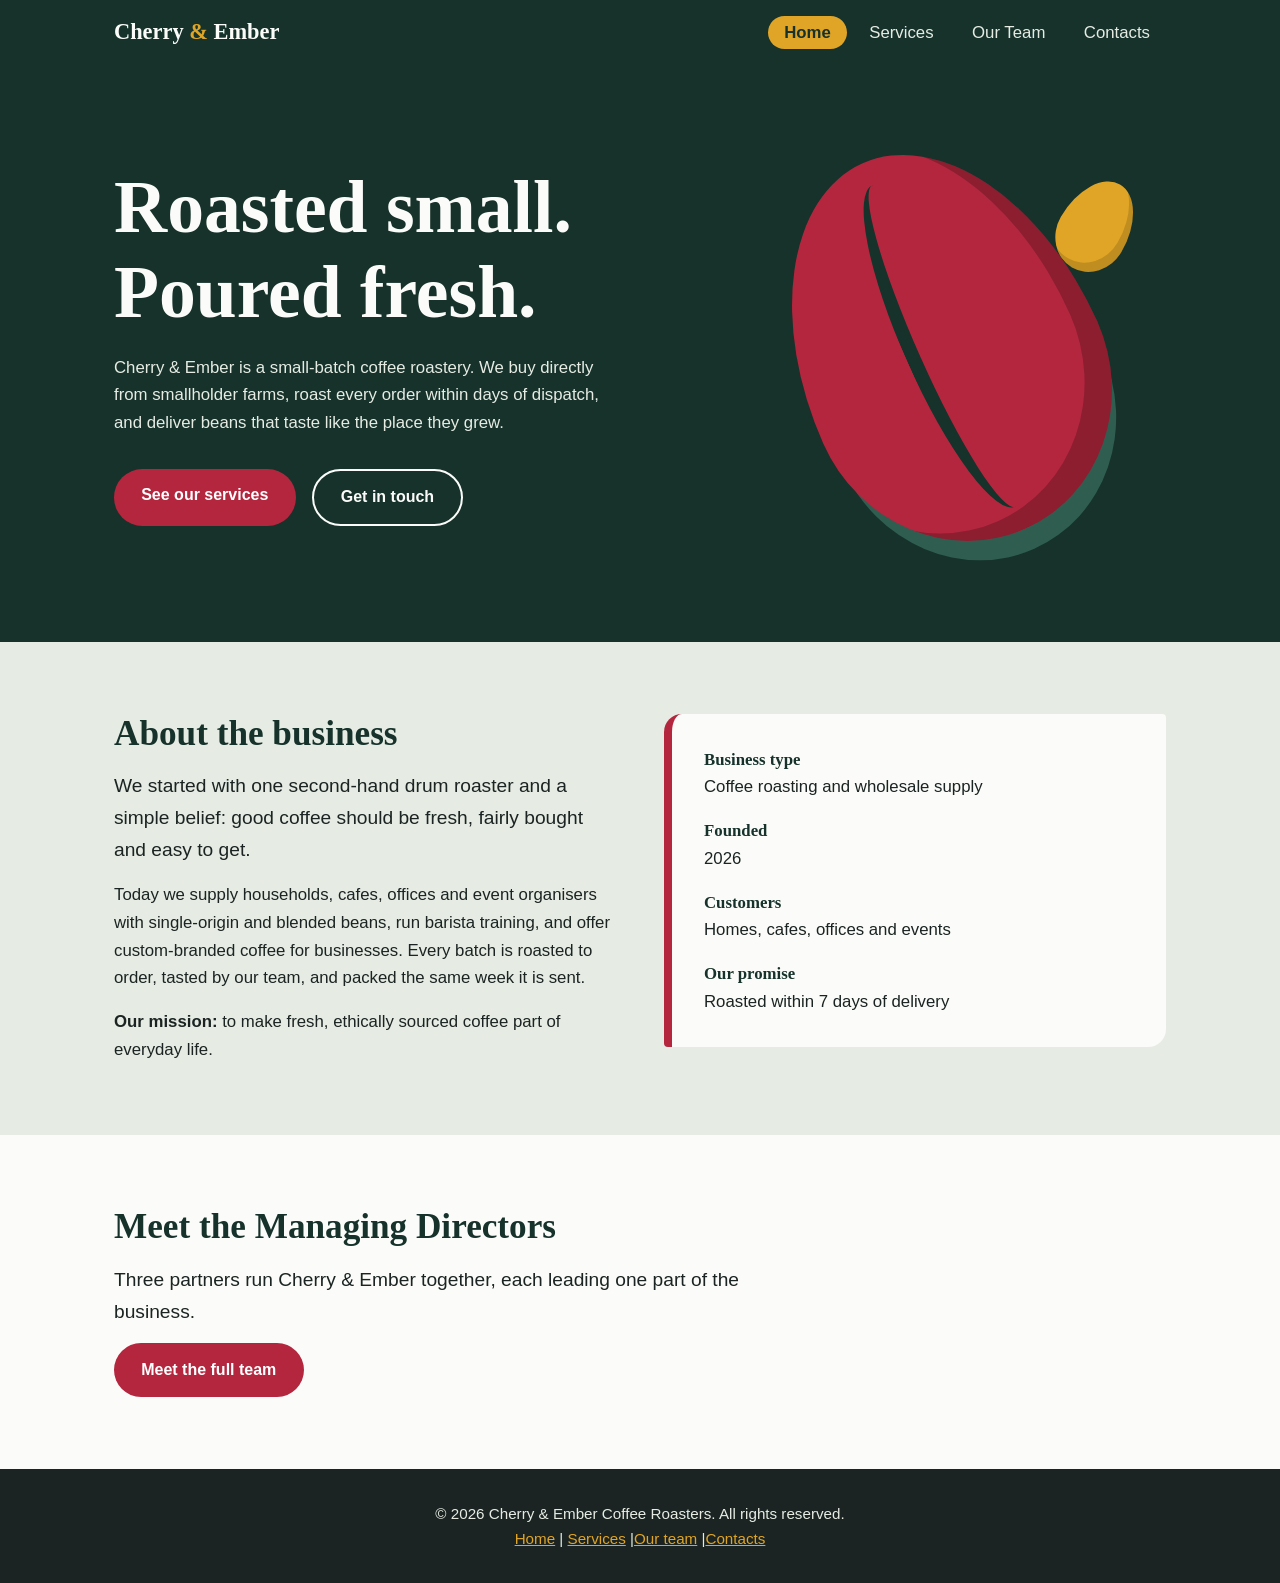
<file: index.html>
<!DOCTYPE html>
<html lang="en">
<head>
  <meta charset="UTF-8">
  <meta name="viewport" content="width=device-width, initial-scale=1">
  <title>Home | Cherry &amp; Ember Coffee Roasters</title>
  <meta name="description" content="Small-batch coffee roasters supplying fresh beans to homes, cafes and offices.">
  <link rel="stylesheet" href="style.css">
</head>
<body>

  <header class="site-header">
    <nav class="nav" aria-label="Main navigation">
      <a class="brand" href="index.html">Cherry <span>&amp;</span> Ember</a>
          <ul>
      <li><a class="link active" href="index.html">Home</a></li>
      <li><a class="link" href="services.html">Services</a></li>
      <li><a class="link" href="ourteam.html">Our Team</a></li>
      <li><a class="link" href="contacts.html">Contacts</a></li>
    </ul>
    </nav>
  </header>

  <main>
    <!-- Hero -->
    <section class="hero">
      <div class="wrap">
        <div>
          <h1>Roasted small. Poured fresh.</h1>
          <p>Cherry &amp; Ember is a small-batch coffee roastery. We buy directly from smallholder farms, roast every order within days of dispatch, and deliver beans that taste like the place they grew.</p>
          <div class="actions">
            <a class="btn" href="services.html">See our services</a>
            <a class="btn ghost" href="contacts.html">Get in touch</a>
          </div>
        </div>
        <div class="art" aria-hidden="true">
          <div class="bean"></div>
          <div class="bean-small"></div>
        </div>
      </div>
    </section>

    <!-- About the business -->
    <section id="about">
      <div class="wrap about">
        <div>
          <h2>About the business</h2>
          <p class="lead">We started with one second-hand drum roaster and a simple belief: good coffee should be fresh, fairly bought and easy to get.</p>
          <p class="space">Today we supply households, cafes, offices and event organisers with single-origin and blended beans, run barista training, and offer custom-branded coffee for businesses. Every batch is roasted to order, tasted by our team, and packed the same week it is sent.</p>
          <p class="space"><strong>Our mission:</strong> to make fresh, ethically sourced coffee part of everyday life.</p>
        </div>
        <dl class="facts">
          <dt>Business type</dt>
          <dd>Coffee roasting and wholesale supply</dd>
          <dt>Founded</dt>
          <dd>2026</dd>
          <dt>Customers</dt>
          <dd>Homes, cafes, offices and events</dd>
          <dt>Our promise</dt>
          <dd>Roasted within 7 days of delivery</dd>
        </dl>
      </div>
    </section>

    <!-- Managing Directors -->
   <section class="directors" id="directors">
  <div class="wrap">
    <h2>Meet the Managing Directors</h2>
    <p class="lead">Three partners run Cherry &amp; Ember together, each leading one part of the business.</p>
    <p class="space"><a class="btn" href="ourteam.html">Meet the full team</a></p>
  </div>
</section>
  </main>

  <footer>
    <div class="wrap">
      <p>&copy; 2026 Cherry &amp; Ember Coffee Roasters. All rights reserved.</p>
      <p><a href="index.html">Home</a> | <a href="services.html">Services</a> |<a href="ourteam.html">Our team</a> |<a href="contacts.html">Contacts</a></p>
    </div>
  </footer>

</body>
</html>
</file>
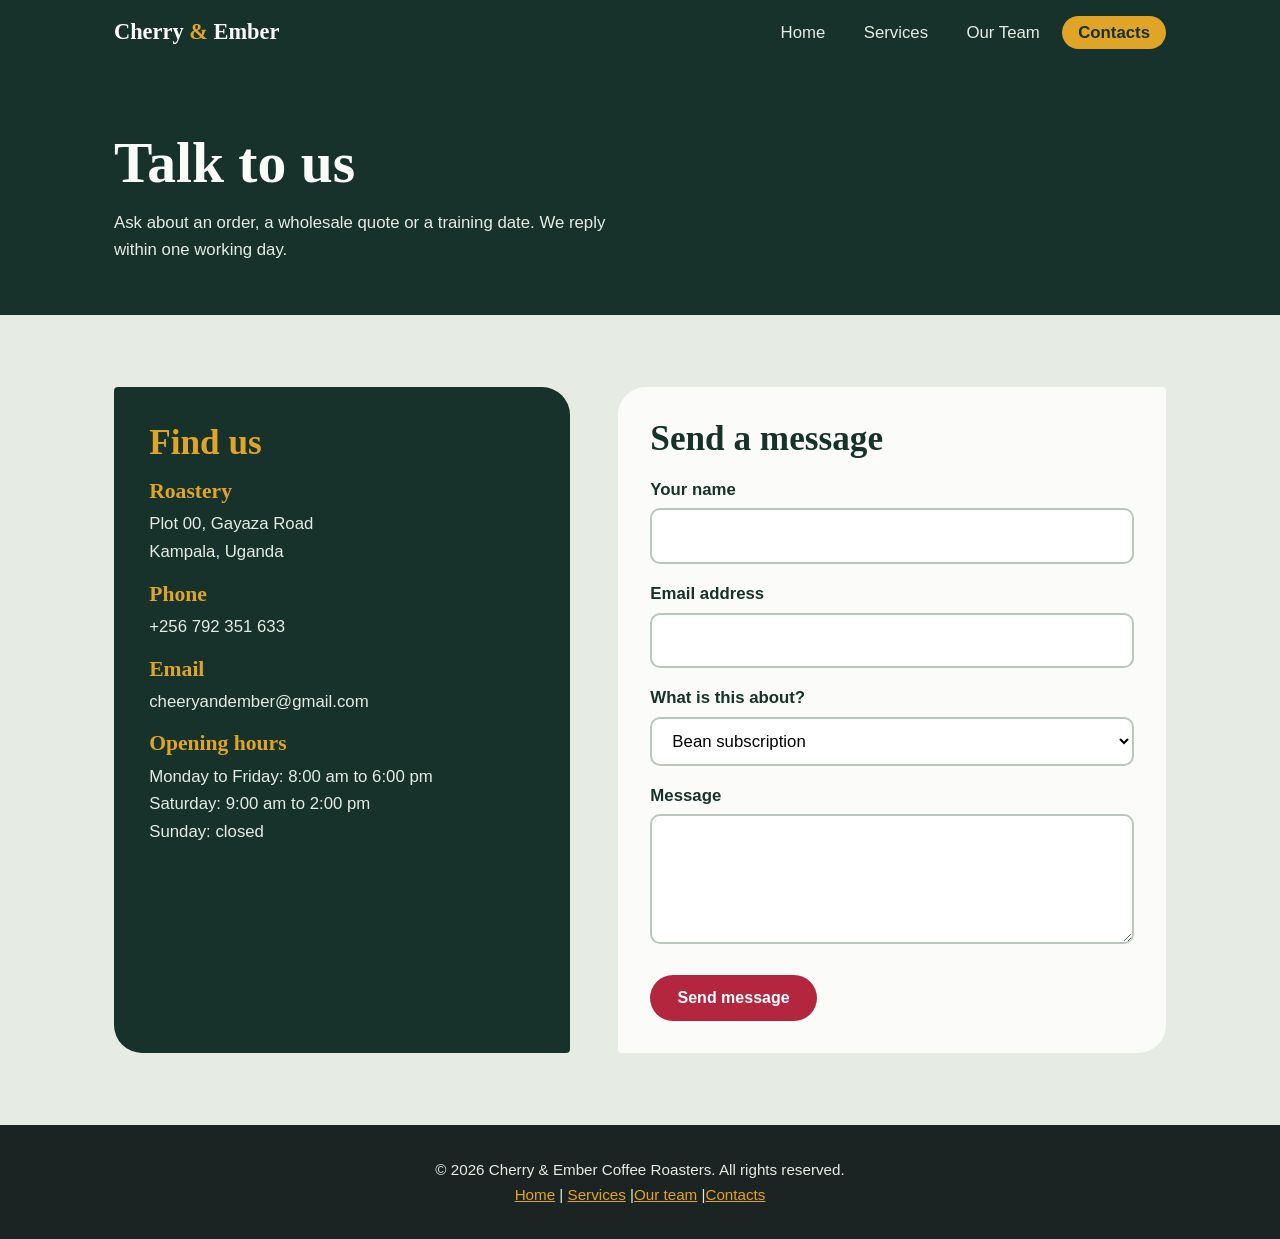
<file: contacts.html>
<!DOCTYPE html>
<html lang="en">
<head>
  <meta charset="UTF-8">
  <meta name="viewport" content="width=device-width, initial-scale=1">
  <title>Contacts | Cherry &amp; Ember Coffee Roasters</title>
  <meta name="description" content="Contact Cherry and Ember Coffee Roasters to order coffee or book training.">
  <link rel="stylesheet" href="style.css">
</head>
<body>

  <header class="site-header">
    <nav class="nav" aria-label="Main navigation">
      <a class="brand" href="index.html">Cherry <span>&amp;</span> Ember</a>
      <ul>
        <li><a class="link" href="index.html">Home</a></li>
        <li><a class="link" href="services.html">Services</a></li>
         <li><a class="link" href="ourteam.html">Our Team</a></li>
        <li><a class="link active" href="contacts.html">Contacts</a></li>
      </ul>
    </nav>
  </header>

  <main>
    <div class="page-title">
      <div class="wrap">
        <h1>Talk to us</h1>
        <p>Ask about an order, a wholesale quote or a training date. We reply within one working day.</p>
      </div>
    </div>

    <section>
      <div class="wrap contact-grid">
        <div class="info-block">
          <h2>Find us</h2>
          <h3>Roastery</h3>
          <p>Plot 00, Gayaza Road<br>Kampala, Uganda</p>
          <h3>Phone</h3>
          <p>+256 792 351 633</p>
          <h3>Email</h3>
          <p>cheeryandember@gmail.com</p>
          <h3>Opening hours</h3>
          <p>Monday to Friday: 8:00 am to 6:00 pm<br>Saturday: 9:00 am to 2:00 pm<br>Sunday: closed</p>
        </div>

        <form action="#" method="post">
          <h2>Send a message</h2>

          <label for="name">Your name</label>
          <input type="text" id="name" name="name" required>

          <label for="email">Email address</label>
          <input type="email" id="email" name="email" required>

          <label for="topic">What is this about?</label>
          <select id="topic" name="topic">
            <option>Bean subscription</option>
            <option>Wholesale for a cafe</option>
            <option>Barista training</option>
            <option>Custom-branded coffee</option>
            <option>Something else</option>
          </select>

          <label for="message">Message</label>
          <textarea id="message" name="message" required></textarea>

          <button class="btn" type="submit">Send message</button>
        </form>
      </div>
    </section>
  </main>

  <footer>
    <div class="wrap">
      <p>&copy; 2026 Cherry &amp; Ember Coffee Roasters. All rights reserved.</p>
       <p><a href="index.html">Home</a> | <a href="services.html">Services</a> |<a href="ourteam.html">Our team</a> |<a href="contacts.html">Contacts</a></p>
      
  </footer>

</body>
</html>
</file>
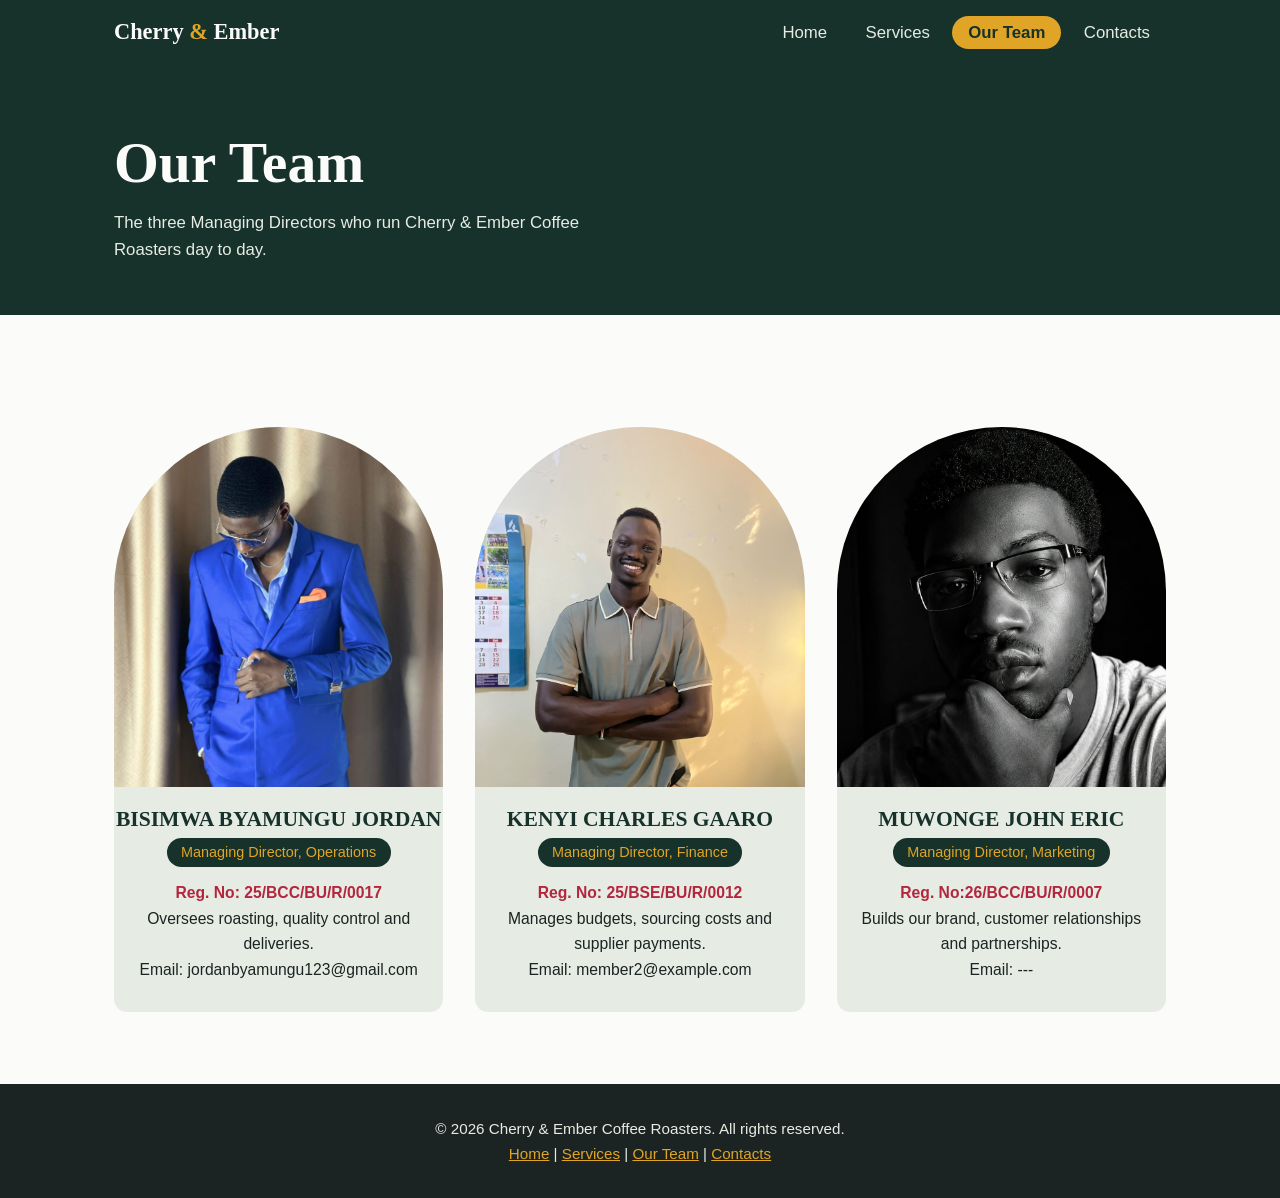
<file: ourteam.html>
<!DOCTYPE html>
<html lang="en">
<head>
<meta charset="UTF-8">
<meta name="viewport" content="width=device-width, initial-scale=1">
<title>Our Team | Cherry &amp; Ember Coffee Roasters</title>
<meta name="description" content="Meet the three Managing Directors behind Cherry and Ember Coffee Roasters.">
<link rel="stylesheet" href="style.css">
</head>
<body>
<header class="site-header">
  <nav class="nav" aria-label="Main navigation">
    <a class="brand" href="index.html">Cherry <span>&amp;</span> Ember</a>
    <ul>
      <li><a class="link" href="index.html">Home</a></li>
      <li><a class="link" href="services.html">Services</a></li>
      <li><a class="link active" href="ourteam.html">Our Team</a></li>
      <li><a class="link" href="contacts.html">Contacts</a></li>
    </ul>
  </nav>
</header>

<main>
<div class="page-title">
  <div class="wrap">
    <h1>Our Team</h1>
    <p>The three Managing Directors who run Cherry &amp; Ember Coffee Roasters day to day.</p>
  </div>
</div>

<section class="directors">
  <div class="wrap">
    <div class="team">
      <article class="member">
        <img src="IMG-20250511-WA0020.jpg" alt="Portrait of Member One" width="300" height="360">
        <h3>BISIMWA BYAMUNGU JORDAN</h3>
        <span class="role">Managing Director, Operations</span>
        <p class="reg">Reg. No: 25/BCC/BU/R/0017</p>
        <p>Oversees roasting, quality control and deliveries.</p>
        <p>Email: jordanbyamungu123@gmail.com</p>
      </article>

      <article class="member">
        <img src="DVDX5158.JPG" alt="Portrait of Member Two" width="300" height="360">
        <h3>KENYI CHARLES GAARO</h3>
        <span class="role">Managing Director, Finance</span>
        <p class="reg">Reg. No: 25/BSE/BU/R/0012</p>
        <p>Manages budgets, sourcing costs and supplier payments.</p>
        <p>Email: member2@example.com</p>
      </article>

      <article class="member">
        <img src="RVFB9200.JPG" alt="Portrait of Member Three" width="300" height="360">
        <h3>MUWONGE JOHN ERIC</h3>
        <span class="role">Managing Director, Marketing</span>
        <p class="reg">Reg. No:26/BCC/BU/R/0007</p>
        <p>Builds our brand, customer relationships and partnerships.</p>
        <p>Email: ---</p>
      </article>
    </div>
  </div>
</section>
</main>

<footer>
  <div class="wrap">
    <p>&copy; 2026 Cherry &amp; Ember Coffee Roasters. All rights reserved.</p>
    <p><a href="index.html">Home</a> | <a href="services.html">Services</a> | <a href="ourteam.html">Our Team</a> | <a href="contacts.html">Contacts</a></p>
  </div>
</footer>
</body>
</html>
</file>
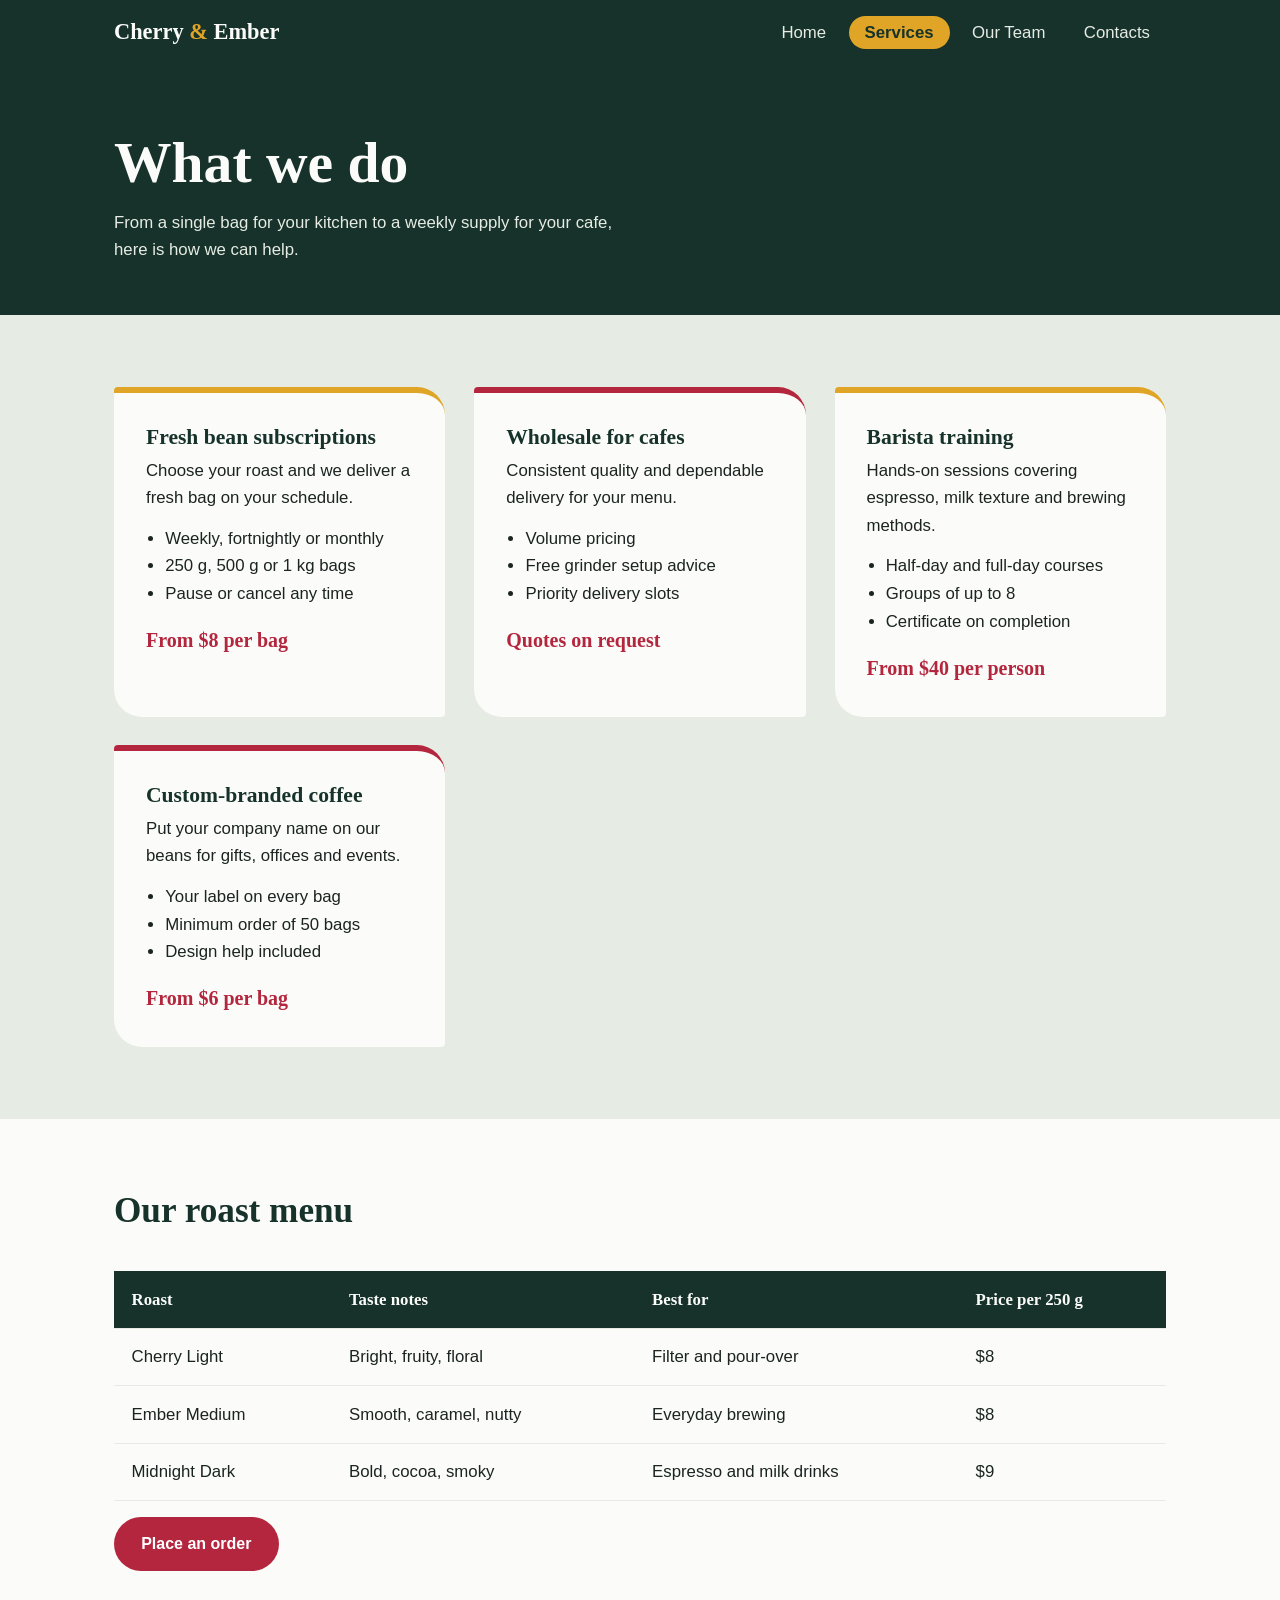
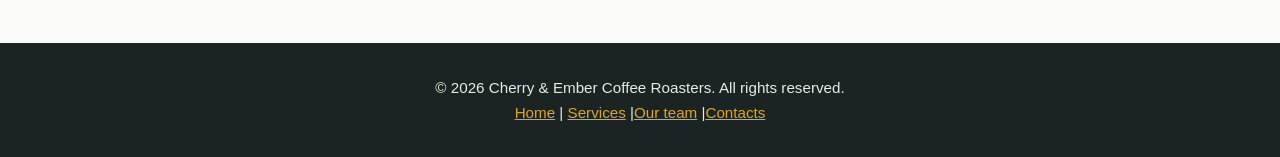
<file: services.html>
<!DOCTYPE html>
<html lang="en">
<head>
  <meta charset="UTF-8">
  <meta name="viewport" content="width=device-width, initial-scale=1">
  <title>Services | Cherry &amp; Ember Coffee Roasters</title>
  <meta name="description" content="Coffee roasting, wholesale supply, barista training and custom branding.">
  <link rel="stylesheet" href="style.css">
</head>
<body>

  <header class="site-header">
    <nav class="nav" aria-label="Main navigation">
      <a class="brand" href="index.html">Cherry <span>&amp;</span> Ember</a>
      <ul>
        <li><a class="link" href="index.html">Home</a></li>
        <li><a class="link active" href="services.html">Services</a></li>
         <li><a class="link" href="ourteam.html">Our Team</a></li>
        <li><a class="link" href="contacts.html">Contacts</a></li>
      </ul>
    </nav>
  </header>

  <main>
    <div class="page-title">
      <div class="wrap">
        <h1>What we do</h1>
        <p>From a single bag for your kitchen to a weekly supply for your cafe, here is how we can help.</p>
      </div>
    </div>

    <section>
      <div class="wrap">
        <div class="cards">
          <article class="card">
            <h3>Fresh bean subscriptions</h3>
            <p>Choose your roast and we deliver a fresh bag on your schedule.</p>
            <ul>
              <li>Weekly, fortnightly or monthly</li>
              <li>250 g, 500 g or 1 kg bags</li>
              <li>Pause or cancel any time</li>
            </ul>
            <span class="price">From $8 per bag</span>
          </article>

          <article class="card">
            <h3>Wholesale for cafes</h3>
            <p>Consistent quality and dependable delivery for your menu.</p>
            <ul>
              <li>Volume pricing</li>
              <li>Free grinder setup advice</li>
              <li>Priority delivery slots</li>
            </ul>
            <span class="price">Quotes on request</span>
          </article>

          <article class="card">
            <h3>Barista training</h3>
            <p>Hands-on sessions covering espresso, milk texture and brewing methods.</p>
            <ul>
              <li>Half-day and full-day courses</li>
              <li>Groups of up to 8</li>
              <li>Certificate on completion</li>
            </ul>
            <span class="price">From $40 per person</span>
          </article>

          <article class="card">
            <h3>Custom-branded coffee</h3>
            <p>Put your company name on our beans for gifts, offices and events.</p>
            <ul>
              <li>Your label on every bag</li>
              <li>Minimum order of 50 bags</li>
              <li>Design help included</li>
            </ul>
            <span class="price">From $6 per bag</span>
          </article>
        </div>
      </div>
    </section>

    <section class="alt">
      <div class="wrap">
        <h2>Our roast menu</h2>
        <div class="table-scroll">
          <table>
            <thead>
              <tr>
                <th>Roast</th>
                <th>Taste notes</th>
                <th>Best for</th>
                <th>Price per 250 g</th>
              </tr>
            </thead>
            <tbody>
              <tr><td>Cherry Light</td><td>Bright, fruity, floral</td><td>Filter and pour-over</td><td>$8</td></tr>
              <tr><td>Ember Medium</td><td>Smooth, caramel, nutty</td><td>Everyday brewing</td><td>$8</td></tr>
              <tr><td>Midnight Dark</td><td>Bold, cocoa, smoky</td><td>Espresso and milk drinks</td><td>$9</td></tr>
            </tbody>
          </table>
        </div>
        <p class="space"><a class="btn" href="contacts.html">Place an order</a></p>
      </div>
    </section>
  </main>

  <footer>
    <div class="wrap">
      <p>&copy; 2026 Cherry &amp; Ember Coffee Roasters. All rights reserved.</p>
       <p><a href="index.html">Home</a> | <a href="services.html">Services</a> |<a href="ourteam.html">Our team</a> |<a href="contacts.html">Contacts</a></p>
    </div>
  </footer>

</body>
</html>
</file>
<file: style.css>
/* Cherry & Ember Coffee Roasters - one stylesheet for all pages */

:root {
  --forest: #16322b;
  --leaf: #2f5d50;
  --mist: #e6ece4;
  --chalk: #fbfcf9;
  --cherry: #b3263e;
  --gold: #e0a526;
  --ink: #1b2422;
  --display: Georgia, "Times New Roman", serif;
  --body: "Trebuchet MS", "Segoe UI", Helvetica, Arial, sans-serif;
}

* { box-sizing: border-box; margin: 0; padding: 0; }
html { scroll-behavior: smooth; }
body {
  font-family: var(--body);
  color: var(--ink);
  background: var(--mist);
  line-height: 1.65;
  font-size: 1.05rem;
}
img { max-width: 100%; display: block; }
a { color: var(--cherry); }
a:focus-visible, button:focus-visible, input:focus-visible,
textarea:focus-visible, select:focus-visible {
  outline: 3px solid var(--gold);
  outline-offset: 3px;
}

/* ---------- Navigation ---------- */
.site-header { background: var(--forest); position: sticky; top: 0; z-index: 10; }
.nav {
  max-width: 1100px; margin: auto;
  display: flex; align-items: center; justify-content: space-between;
  flex-wrap: wrap; gap: .5rem 1rem; padding: .9rem 1.5rem;
}
.brand {
  font-family: var(--display); font-size: 1.4rem; font-weight: bold;
  color: var(--chalk); text-decoration: none;
}
.brand span { color: var(--gold); }
.nav ul { list-style: none; display: flex; gap: .4rem; }
.nav a.link {
  color: var(--mist); text-decoration: none;
  padding: .45rem 1rem; border-radius: 999px; transition: background .2s;
}
.nav a.link:hover { background: var(--leaf); }
.nav a.link.active { background: var(--gold); color: var(--forest); font-weight: bold; }

/* ---------- Layout helpers ---------- */
.wrap { max-width: 1100px; margin: auto; padding: 0 1.5rem; }
section { padding: 4.5rem 0; }
section.alt { background: var(--chalk); }
.space { margin-top: 1rem; }

h1, h2, h3 { font-family: var(--display); line-height: 1.15; color: var(--forest); }
h2 { font-size: 2.2rem; margin-bottom: 1rem; }
h3 { font-size: 1.35rem; margin-bottom: .4rem; }
.lead { font-size: 1.2rem; max-width: 60ch; }

.btn {
  display: inline-block; background: var(--cherry); color: #fff;
  text-decoration: none; font-weight: bold; font-family: inherit; font-size: 1rem;
  padding: .85rem 1.7rem; border: 0; border-radius: 999px; cursor: pointer;
  transition: transform .2s, background .2s;
}
.btn:hover { background: #8f1d31; transform: translateY(-2px); }
.btn.ghost { background: transparent; color: var(--chalk); border: 2px solid var(--chalk); }
.btn.ghost:hover { background: var(--chalk); color: var(--forest); }

/* ---------- Hero with a CSS-drawn coffee bean ---------- */
.hero { background: var(--forest); color: var(--chalk); overflow: hidden; padding: 5rem 0 6rem; }
.hero .wrap { display: grid; grid-template-columns: 1.3fr 1fr; gap: 2rem; align-items: center; }
.hero h1 { color: var(--chalk); font-size: clamp(2.6rem, 6vw, 4.6rem); margin-bottom: 1.2rem; }
.hero p { max-width: 52ch; margin-bottom: 2rem; color: var(--mist); }
.hero .actions { display: flex; gap: 1rem; flex-wrap: wrap; }
.hero .art { position: relative; }

.bean {
  position: relative;
  width: min(300px, 70vw); height: min(400px, 90vw); margin: auto;
  background: var(--cherry);
  border-radius: 50% 50% 50% 50% / 60% 60% 40% 40%;
  transform: rotate(-24deg);
  box-shadow: inset -22px -18px 0 rgba(0,0,0,.22), 0 30px 0 -8px var(--leaf);
}
.bean::after {
  content: ""; position: absolute; left: 50%; top: 6%;
  width: 22%; height: 88%; transform: translateX(-50%);
  border-radius: 50%; border-left: 14px solid var(--forest);
}
.bean-small {
  position: absolute; right: 8%; top: 8%; width: 70px; height: 96px;
  background: var(--gold); border-radius: 50% / 60% 60% 40% 40%;
  transform: rotate(30deg); box-shadow: inset -8px -6px 0 rgba(0,0,0,.15);
}

/* ---------- About ---------- */
.about { display: grid; grid-template-columns: 1fr 1fr; gap: 3rem; align-items: start; }
.facts {
  background: var(--chalk); padding: 2rem;
  border-radius: 18px 4px 18px 4px; border-left: 8px solid var(--cherry);
}
.facts dt { font-family: var(--display); font-weight: bold; color: var(--forest); margin-top: 1rem; }
.facts dt:first-child { margin-top: 0; }
.facts dd { margin-left: 0; }

/* ---------- Managing directors ---------- */
.directors { background: var(--chalk); }
.team {
  display: grid; gap: 2rem; margin-top: 2.5rem;
  grid-template-columns: repeat(auto-fit, minmax(240px, 1fr));
}
.member {
  background: var(--mist); text-align: center; padding-bottom: 1.8rem; overflow: hidden;
  border-radius: 200px 200px 16px 16px; transition: transform .25s;
}
.member:hover { transform: translateY(-6px); }
.member img { width: 100%; aspect-ratio: 5 / 6; object-fit: cover; background: var(--leaf); }
.member h3 { margin-top: 1.2rem; }
.role {
  display: inline-block; background: var(--forest); color: var(--gold);
  padding: .15rem .9rem; border-radius: 999px; font-size: .9rem; margin-bottom: .8rem;
}
.member p { padding: 0 1rem; font-size: .98rem; }
.reg { font-weight: bold; color: var(--cherry); }

/* ---------- Page banners (Services and Contacts) ---------- */
.page-title { background: var(--forest); color: var(--chalk); padding: 4rem 0 3.2rem; }
.page-title h1 { color: var(--chalk); font-size: clamp(2.2rem, 5vw, 3.6rem); }
.page-title p { color: var(--mist); max-width: 56ch; margin-top: .8rem; }

/* ---------- Services ---------- */
.cards { display: grid; gap: 1.8rem; grid-template-columns: repeat(auto-fit, minmax(280px, 1fr)); }
.card {
  background: var(--chalk); padding: 2rem;
  border-top: 6px solid var(--gold); border-radius: 4px 28px 4px 28px;
}
.card:nth-child(even) { border-top-color: var(--cherry); }
.card ul { margin: .8rem 0 0 1.2rem; }
.price {
  display: block; margin-top: 1rem; font-family: var(--display);
  font-size: 1.25rem; font-weight: bold; color: var(--cherry);
}
.table-scroll { overflow-x: auto; }
table { width: 100%; border-collapse: collapse; background: var(--chalk); margin-top: 1.5rem; }
th, td { padding: .9rem 1.1rem; text-align: left; border-bottom: 1px solid var(--mist); }
th { background: var(--forest); color: var(--chalk); font-family: var(--display); }

/* ---------- Contacts ---------- */
.contact-grid { display: grid; grid-template-columns: 1fr 1.2fr; gap: 3rem; }
.info-block {
  background: var(--forest); color: var(--mist); padding: 2.2rem;
  border-radius: 4px 28px 4px 28px;
}
.info-block h2, .info-block h3 { color: var(--gold); }
.info-block p { margin-bottom: 1rem; }

form { background: var(--chalk); padding: 2rem; border-radius: 28px 4px 28px 4px; }
label { display: block; font-weight: bold; margin: 1rem 0 .3rem; color: var(--forest); }
input, select, textarea {
  width: 100%; padding: .75rem 1rem; font: inherit;
  border: 2px solid #b9c7bc; border-radius: 10px; background: #fff;
}
input:focus, select:focus, textarea:focus { border-color: var(--cherry); }
textarea { min-height: 130px; resize: vertical; }
form .btn { margin-top: 1.4rem; }

/* ---------- Footer ---------- */
footer { background: var(--ink); color: var(--mist); padding: 2rem 0; text-align: center; font-size: .95rem; }
footer a { color: var(--gold); }

/* ---------- Responsive ---------- */
@media (max-width: 800px) {
  .hero .wrap, .about, .contact-grid { grid-template-columns: 1fr; }
  .hero .art { order: -1; }
  .bean { height: 260px; width: 190px; }
  section { padding: 3rem 0; }
}
@media (prefers-reduced-motion: reduce) {
  * { transition: none !important; scroll-behavior: auto !important; }
}
</file>
